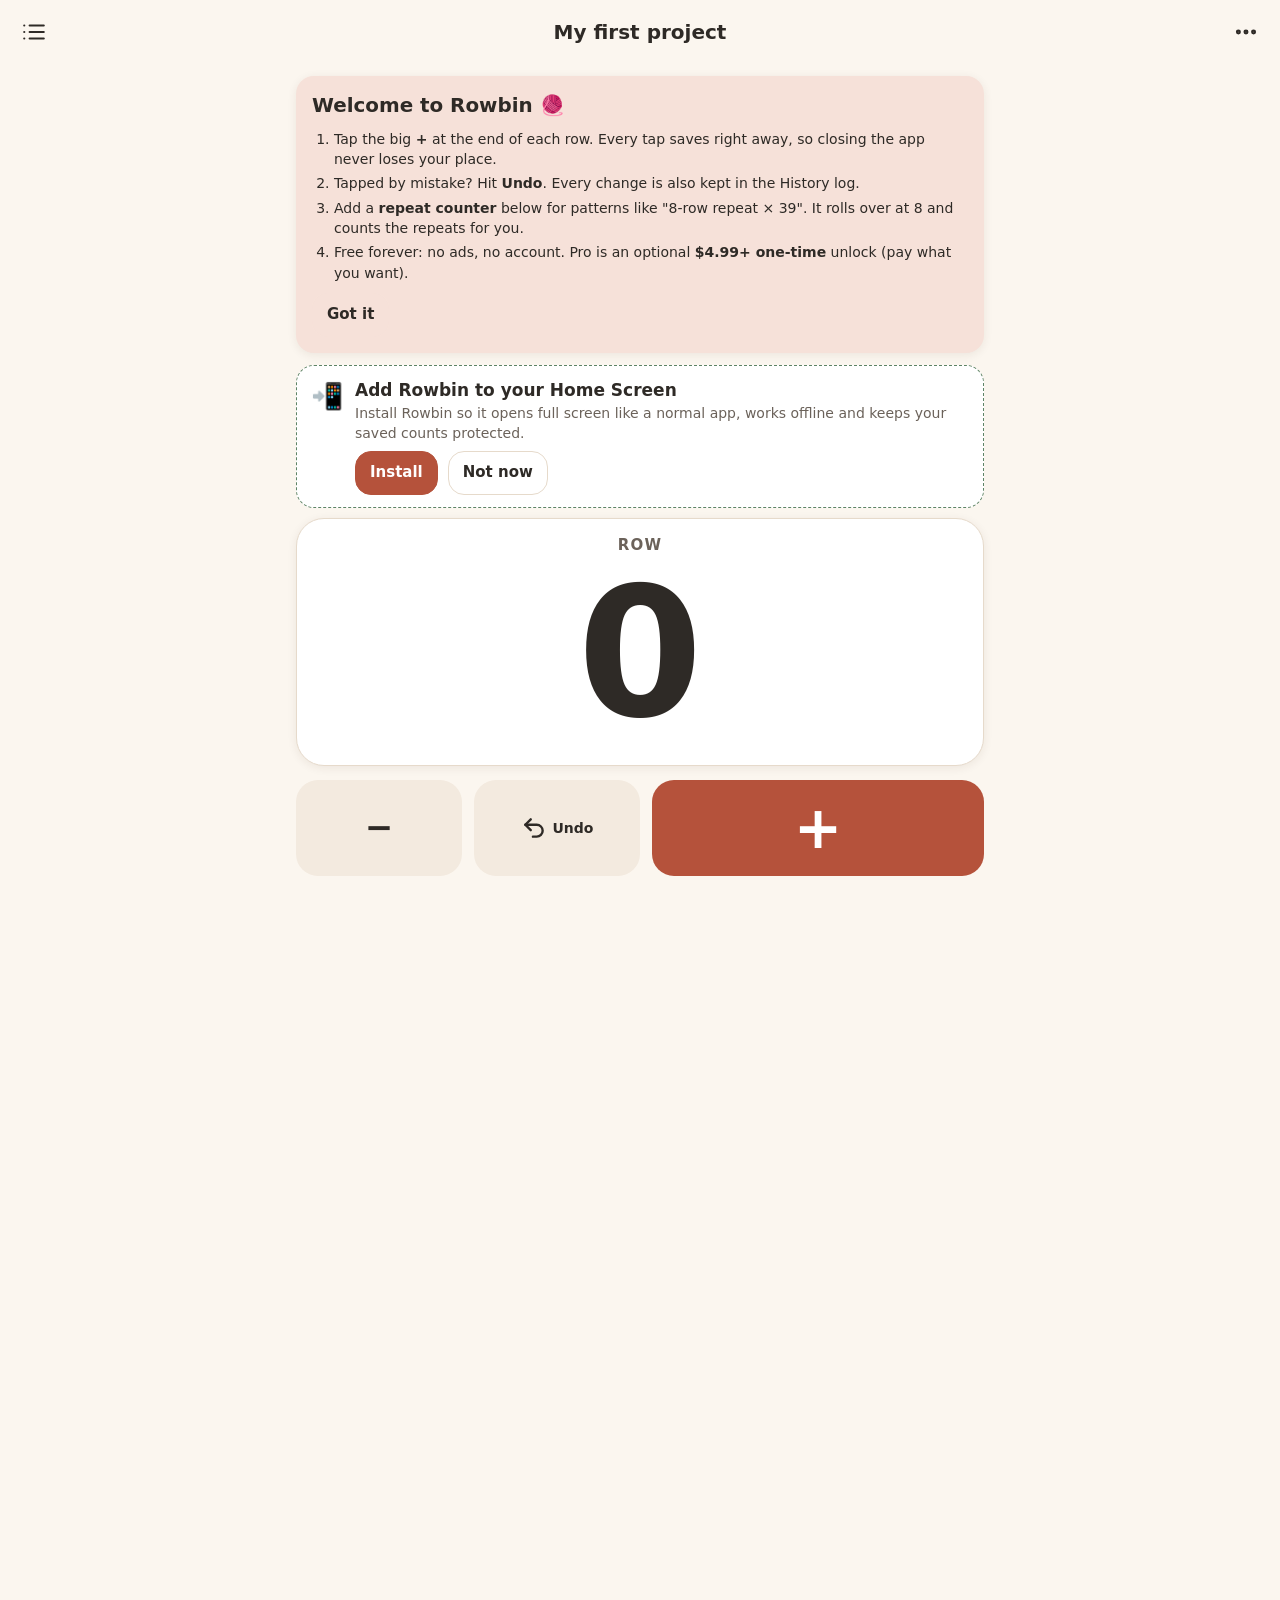
<file: index.html>
<!doctype html>
<html lang="en">
<head>
  <meta charset="utf-8">
  <meta name="viewport" content="width=device-width, initial-scale=1, viewport-fit=cover">
  <title>Rowbin: Free Row Counter for Knitting &amp; Crochet, No Ads</title>
  <meta name="description" content="Free knitting and crochet row counter in your phone browser. No ads, no account, no subscription. Saves every tap and works offline.">
  <link rel="canonical" href="https://pocketappstudio.github.io/rowbin/">
  <meta property="og:type" content="website">
  <meta property="og:site_name" content="Rowbin">
  <meta property="og:url" content="https://pocketappstudio.github.io/rowbin/">
  <meta property="og:title" content="Rowbin: Free Row Counter for Knitting &amp; Crochet">
  <meta property="og:description" content="A free row counter that saves every tap, works offline and never shows ads. Pro is a one-time $4.99, never a subscription.">
  <meta property="og:image" content="https://pocketappstudio.github.io/rowbin/og-image.png">
  <meta property="og:image:type" content="image/png">
  <meta property="og:image:width" content="1080">
  <meta property="og:image:height" content="1080">
  <meta property="og:image:alt" content="Rowbin row counter on a phone showing a big tap button and row count">
  <meta name="twitter:card" content="summary_large_image">
  <meta name="theme-color" content="#B5523B">
  <meta name="apple-mobile-web-app-capable" content="yes">
  <meta name="mobile-web-app-capable" content="yes">
  <meta name="apple-mobile-web-app-title" content="Rowbin">
  <meta name="apple-mobile-web-app-status-bar-style" content="default">
  <meta name="format-detection" content="telephone=no">
  <link rel="manifest" href="manifest.webmanifest">
  <link rel="icon" href="icons/icon.svg" type="image/svg+xml">
  <link rel="icon" href="icons/favicon-32.png" sizes="32x32" type="image/png">
  <link rel="apple-touch-icon" href="icons/apple-touch-icon.png">
  <link rel="stylesheet" href="styles.css">
</head>
<body>
  <div id="app" aria-live="off">
    <!-- Static intro for link previews & crawlers. The app replaces this as soon as it starts. -->
    <main class="wrap seo-intro" style="padding-top:40px;text-align:center">
      <img src="icons/icon-192.png" alt="Rowbin icon" width="88" height="88" style="border-radius:22px">
      <h1>Rowbin: Free Row Counter for Knitting &amp; Crochet</h1>
      <p>Rowbin is a free row counter for knitting and crochet that runs in your phone's browser. No ads, no account, no subscription. It saves your count on every tap, works offline, keeps your screen awake, and has undo, a repeat counter, notes and backup export. Two projects are free forever. Rowbin Pro is a one-time $4.99 and adds a PDF pattern viewer with a line that follows your row, unlimited projects, "every N rows" reminders, a timer and dark mode.</p>
      <p><a href="privacy.html">Privacy</a></p>
    </main>
  </div>
  <div id="sheet-root"></div>
  <div id="toast" role="status" aria-live="polite"></div>
  <!-- iOS haptic helper (Safari 18+ fires a light tap when a switch toggles) -->
  <label id="hx-label" for="hx" aria-hidden="true" style="position:absolute;left:-9999px;top:0;width:1px;height:1px;overflow:hidden"><input type="checkbox" id="hx" switch tabindex="-1"></label>
  <noscript><p style="padding:24px;font-family:sans-serif">Rowbin needs JavaScript turned on.</p></noscript>
  <script src="config.js"></script>
  <script src="app.js"></script>
</body>
</html>
</file>
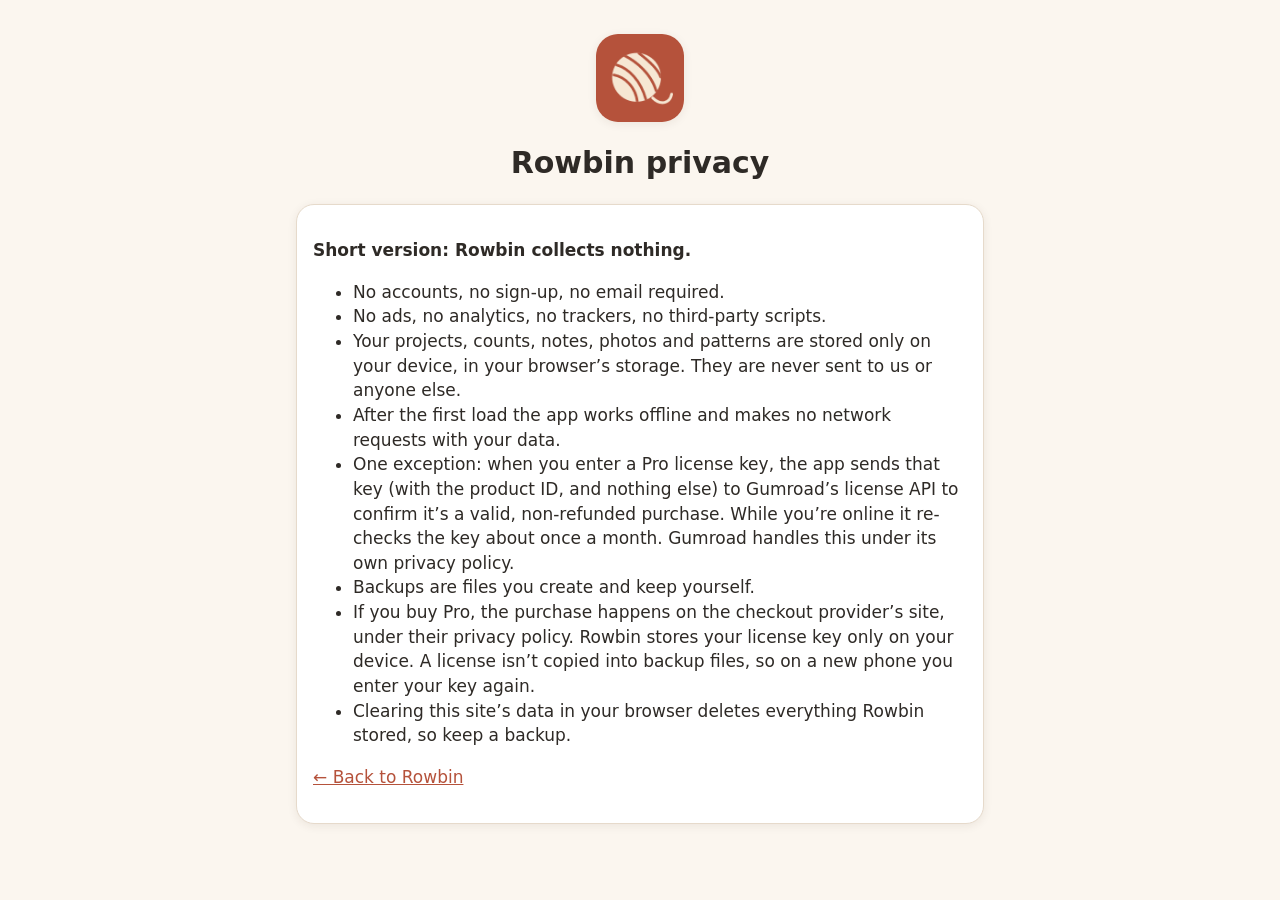
<file: privacy.html>
<!doctype html><html lang="en"><head><meta charset="utf-8"><meta name="viewport" content="width=device-width, initial-scale=1">
<title>Rowbin · Privacy</title><link rel="icon" href="icons/icon.svg"><link rel="stylesheet" href="styles.css"></head>
<body><main class="wrap" style="padding-top:24px">
<div class="hero"><img src="icons/icon-192.png" alt="Rowbin icon"><h2>Rowbin privacy</h2></div>
<div class="card">
<p><b>Short version: Rowbin collects nothing.</b></p>
<ul>
<li>No accounts, no sign-up, no email required.</li>
<li>No ads, no analytics, no trackers, no third-party scripts.</li>
<li>Your projects, counts, notes, photos and patterns are stored only on your device, in your browser’s storage. They are never sent to us or anyone else.</li>
<li>After the first load the app works offline and makes no network requests with your data.</li>
<li>One exception: when you enter a Pro license key, the app sends that key (with the product ID, and nothing else) to Gumroad’s license API to confirm it’s a valid, non-refunded purchase. While you’re online it re-checks the key about once a month. Gumroad handles this under its own privacy policy.</li>
<li>Backups are files you create and keep yourself.</li>
<li>If you buy Pro, the purchase happens on the checkout provider’s site, under their privacy policy. Rowbin stores your license key only on your device. A license isn’t copied into backup files, so on a new phone you enter your key again.</li>
<li>Clearing this site’s data in your browser deletes everything Rowbin stored, so keep a backup.</li>
</ul>
<p><a href="./">← Back to Rowbin</a></p>
</div></main></body></html>
</file>
<file: styles.css>
:root{
  --bg:#FBF6EF; --surface:#FFFFFF; --surface2:#F3EADF; --text:#2E2A26; --muted:#6B625A;
  --primary:#B5523B; --primary-ink:#FFFFFF; --primary-soft:#F6E1D9; --accent:#5E8466;
  --border:#E6DACB; --danger:#A23B2C; --hl:rgba(255,213,79,.38); --hl-edge:#E0A800;
  --shadow:0 2px 10px rgba(60,40,20,.08); --radius:18px;
  --safe-t:env(safe-area-inset-top,0px); --safe-b:env(safe-area-inset-bottom,0px);
  --safe-l:env(safe-area-inset-left,0px); --safe-r:env(safe-area-inset-right,0px);
  color-scheme:light;
}
[data-theme="night"]{--bg:#1B1917;--surface:#26231F;--surface2:#302C27;--text:#F3ECE3;--muted:#B9AEA2;--primary:#E58A6F;--primary-ink:#1B1917;--primary-soft:#3A2B25;--accent:#8FBF98;--border:#3B3631;--danger:#F08A7A;--hl:rgba(255,213,79,.28);--shadow:none;color-scheme:dark}
[data-theme="sage"]{--bg:#F2F5EF;--surface:#FFFFFF;--surface2:#E3EBDF;--text:#25302A;--muted:#5C6B60;--primary:#4F7A5A;--primary-soft:#DCE9DE;--accent:#B5523B;--border:#D3DECF}
[data-theme="berry"]{--bg:#FAF3F6;--surface:#FFFFFF;--surface2:#F1E1E9;--text:#33232B;--muted:#6E5763;--primary:#9C3D6B;--primary-soft:#F3DCE7;--accent:#5E8466;--border:#E8D3DE}
[data-theme="ocean"]{--bg:#F1F5F8;--surface:#FFFFFF;--surface2:#DFE8EF;--text:#1F2B33;--muted:#56656F;--primary:#2F6690;--primary-soft:#DAE7F1;--accent:#B5523B;--border:#CFDCE6}
*{box-sizing:border-box;-webkit-tap-highlight-color:transparent}
html,body{margin:0;height:100%;background:var(--bg);color:var(--text)}
html,body{overflow-x:hidden}
body{font-family:ui-rounded,"SF Pro Rounded",system-ui,-apple-system,"Segoe UI",Roboto,"Helvetica Neue",Arial,sans-serif;font-size:17px;line-height:1.45;-webkit-text-size-adjust:100%;overscroll-behavior-y:none}
button,input,textarea,select{font:inherit;color:inherit}
button{cursor:pointer;touch-action:manipulation}
a{color:var(--primary)}
:focus-visible{outline:3px solid var(--primary);outline-offset:2px}
.sr-only{position:absolute;width:1px;height:1px;overflow:hidden;clip:rect(0 0 0 0);white-space:nowrap}
#app{min-height:100%;padding:calc(var(--safe-t)) calc(var(--safe-r)) calc(var(--safe-b)) calc(var(--safe-l))}

/* top bar */
.bar{position:sticky;top:0;z-index:5;display:flex;align-items:center;gap:6px;padding:8px 10px;background:var(--bg);min-height:60px}
.bar h1{flex:1;margin:0;font-size:20px;font-weight:700;white-space:nowrap;overflow:hidden;text-overflow:ellipsis;text-align:center}
.bar .brand{display:flex;align-items:center;gap:8px;flex:1;justify-content:flex-start;font-size:22px}
.bar .brand img{width:30px;height:30px;border-radius:8px}
.icon-btn{min-width:48px;height:48px;border-radius:14px;border:0;background:transparent;display:inline-flex;align-items:center;justify-content:center;font-size:22px;padding:0 10px}
.icon-btn:active{background:var(--surface2)}
.icon-btn svg{width:26px;height:26px;stroke:currentColor;fill:none;stroke-width:2;stroke-linecap:round;stroke-linejoin:round}
.wrap{max-width:720px;margin:0 auto;padding:0 16px 32px}

/* buttons */
.btn{min-height:52px;border-radius:16px;border:1.5px solid var(--border);background:var(--surface);padding:12px 18px;font-weight:600;display:inline-flex;align-items:center;justify-content:center;gap:8px;text-decoration:none;color:var(--text)}
.btn:active{transform:scale(.98)}
.btn.primary{background:var(--primary);color:var(--primary-ink);border-color:var(--primary)}
.btn.soft{background:var(--primary-soft);border-color:transparent;color:var(--text)}
.btn.danger{color:var(--danger)}
.btn.block{width:100%}
.btn.small{min-height:44px;padding:8px 14px;font-size:15px}
.row{display:flex;gap:10px;align-items:center}
.row.wrap-row{flex-wrap:wrap}
.grow{flex:1}

/* cards */
.card{background:var(--surface);border:1px solid var(--border);border-radius:var(--radius);padding:16px;box-shadow:var(--shadow);margin:12px 0}
.card h2,.card h3{margin:0 0 8px}
.muted{color:var(--muted)}
.small{font-size:14px}
.pill{display:inline-block;padding:3px 10px;border-radius:999px;background:var(--primary-soft);color:var(--text);font-size:13px;font-weight:600}
.pro-tag{display:inline-block;margin-left:6px;padding:1px 7px;border-radius:7px;background:var(--primary);color:var(--primary-ink);font-size:11px;font-weight:800;letter-spacing:.04em;vertical-align:middle}

/* project list */
.plist{list-style:none;padding:0;margin:0}
.pitem{display:flex;gap:14px;align-items:center;background:var(--surface);border:1px solid var(--border);border-radius:var(--radius);padding:12px;margin:10px 0;box-shadow:var(--shadow);width:100%;text-align:left}
.thumb{width:64px;height:64px;border-radius:14px;background:var(--surface2);flex:none;display:flex;align-items:center;justify-content:center;font-size:28px;overflow:hidden}
.thumb img{width:100%;height:100%;object-fit:cover}
.pitem .name{font-weight:700;font-size:18px}
.pitem .count{font-size:30px;font-weight:800;color:var(--primary);min-width:64px;text-align:right;font-variant-numeric:tabular-nums}
.progress{height:8px;border-radius:99px;background:var(--surface2);overflow:hidden;margin-top:6px}
.progress>i{display:block;height:100%;background:var(--accent);border-radius:99px}

/* counter screen */
.counter-screen{display:flex;flex-direction:column;min-height:calc(100vh - var(--safe-t) - var(--safe-b));min-height:calc(100dvh - var(--safe-t) - var(--safe-b))}
.counter-main{flex:1;display:flex;flex-direction:column;padding:0 16px 12px;max-width:720px;width:100%;margin:0 auto}
.count-area{flex:1;min-height:200px;display:flex;flex-direction:column;align-items:center;justify-content:center;border-radius:28px;background:var(--surface);border:1px solid var(--border);box-shadow:var(--shadow);position:relative;user-select:none;-webkit-user-select:none;padding:16px;border-width:1px;width:100%}
button.count-area{cursor:pointer}
.count-area .label{font-size:15px;font-weight:700;letter-spacing:.08em;text-transform:uppercase;color:var(--muted)}
.count-num{font-size:clamp(88px,30vw,180px);font-weight:800;line-height:1;font-variant-numeric:tabular-nums;color:var(--text);margin:6px 0}
.count-area .sub{color:var(--muted);font-size:16px;text-align:center}
.count-area.locked{opacity:.75}
.bump{animation:bump .18s ease-out}
@keyframes bump{50%{transform:scale(1.06)}}
.controls{display:grid;grid-template-columns:1fr 1fr 2fr;gap:12px;margin-top:14px;margin-bottom:6px}
.ctl{border:0;border-radius:22px;min-height:76px;font-size:20px;font-weight:700;display:flex;align-items:center;justify-content:center;gap:6px;background:var(--surface2);color:var(--text)}
.ctl.plus{background:var(--primary);color:var(--primary-ink);font-size:58px;font-weight:600;min-height:96px}
.ctl.minus{font-size:34px}
.ctl:active{transform:scale(.97)}
.ctl:disabled{opacity:.45}
.ctl svg{width:26px;height:26px;stroke:currentColor;fill:none;stroke-width:2.2;stroke-linecap:round;stroke-linejoin:round}
.toolrow{display:flex;max-width:100%;min-width:0;gap:8px;overflow-x:auto;padding:6px 0 4px;scrollbar-width:none}
.toolrow::-webkit-scrollbar{display:none}
.chip{flex:none;min-height:46px;padding:8px 14px;border-radius:999px;border:1.5px solid var(--border);background:var(--surface);font-weight:600;font-size:15px;display:inline-flex;align-items:center;gap:6px}
.chip[aria-pressed="true"]{background:var(--primary-soft);border-color:var(--primary)}
.section{max-width:720px;width:100%;min-width:0;margin:0 auto;padding:0 16px}
.ctr{display:flex;align-items:center;gap:10px;background:var(--surface);border:1px solid var(--border);border-radius:var(--radius);padding:10px 12px;margin:10px 0}
.ctr .cname{font-weight:700}
.ctr .cval{font-size:30px;font-weight:800;font-variant-numeric:tabular-nums;min-width:56px;text-align:center}
.ctr .cbtn{width:52px;height:52px;border-radius:16px;border:0;background:var(--surface2);font-size:26px;font-weight:700}
.ctr .cbtn.plus{background:var(--primary-soft)}
.reminder-banner{position:fixed;left:12px;right:12px;bottom:calc(16px + var(--safe-b));z-index:40;background:var(--accent);color:#fff;border-radius:20px;padding:16px 18px;font-weight:700;font-size:18px;box-shadow:0 10px 30px rgba(0,0,0,.25);display:flex;gap:10px;align-items:center}
.reminder-banner button{background:rgba(255,255,255,.2);border:0;color:#fff;border-radius:12px;min-height:44px;padding:0 14px;font-weight:700}
.timer-val{font-size:28px;font-weight:800;font-variant-numeric:tabular-nums}
textarea{width:100%;min-height:140px;border-radius:14px;border:1.5px solid var(--border);background:var(--surface);padding:12px;resize:vertical}
input[type=text],input[type=number],input[type=url],select{width:100%;min-height:50px;border-radius:14px;border:1.5px solid var(--border);background:var(--surface);padding:10px 12px}
label.field{display:block;margin:12px 0}
label.field>span{display:block;font-weight:600;margin-bottom:6px;font-size:15px}
.seg{display:flex;background:var(--surface2);border-radius:14px;padding:4px;gap:4px}
.seg button{flex:1;min-height:44px;border:0;border-radius:11px;background:transparent;font-weight:600}
.seg button[aria-pressed="true"]{background:var(--surface);box-shadow:var(--shadow)}
.switch-row{display:flex;align-items:center;gap:12px;min-height:56px;border-bottom:1px solid var(--border)}
.switch-row:last-child{border-bottom:0}
.switch-row .grow{padding:6px 0}
.toggle{width:58px;height:34px;border-radius:99px;border:0;background:var(--border);position:relative;flex:none}
.toggle::after{content:"";position:absolute;top:3px;left:3px;width:28px;height:28px;border-radius:50%;background:#fff;transition:left .15s;box-shadow:0 1px 3px rgba(0,0,0,.2)}
.toggle[aria-checked="true"]{background:var(--accent)}
.toggle[aria-checked="true"]::after{left:27px}
.photo-big{width:100%;max-height:320px;object-fit:cover;border-radius:16px;display:block}
.history{list-style:none;margin:0;padding:0;max-height:300px;overflow:auto}
.history li{display:flex;justify-content:space-between;gap:10px;padding:8px 2px;border-bottom:1px solid var(--border);font-size:15px}
.tips{background:var(--primary-soft);border:0}
.tips ol{margin:6px 0 10px;padding-left:22px}
.tips li{margin:4px 0}
.banner{display:flex;gap:12px;align-items:flex-start;background:var(--surface);border:1.5px dashed var(--accent);border-radius:var(--radius);padding:12px 14px;margin:10px 0}
.themes{display:grid;grid-template-columns:repeat(auto-fill,minmax(96px,1fr));gap:10px}
.theme-swatch{border:2px solid var(--border);border-radius:16px;padding:10px;min-height:76px;text-align:left;font-weight:600;font-size:14px}
.theme-swatch[aria-pressed="true"]{border-color:var(--primary);box-shadow:0 0 0 2px var(--primary)}
.theme-swatch i{display:block;height:22px;border-radius:8px;margin-bottom:6px}
table.compare{width:100%;border-collapse:collapse;font-size:15px}
table.compare td,table.compare th{padding:9px 6px;border-bottom:1px solid var(--border);text-align:left;vertical-align:top}
table.compare th:not(:first-child),table.compare td:not(:first-child){text-align:center;width:64px}
.hero{text-align:center;padding:10px 0 4px}
.hero img{width:88px;height:88px;border-radius:22px;box-shadow:var(--shadow)}
.hero h2{font-size:30px;margin:12px 0 4px}
.hero p{margin:4px 0;color:var(--muted)}

/* sheets / modal */
.sheet-backdrop{position:fixed;inset:0;background:rgba(20,14,10,.45);z-index:50;display:flex;align-items:flex-end;justify-content:center;animation:fade .15s}
.sheet{background:var(--bg);width:100%;max-width:640px;max-height:92vh;max-height:92dvh;overflow:auto;border-radius:24px 24px 0 0;padding:10px 18px calc(22px + var(--safe-b));box-shadow:0 -10px 40px rgba(0,0,0,.2);animation:up .2s ease-out}
.sheet .grab{width:44px;height:5px;border-radius:9px;background:var(--border);margin:4px auto 10px}
.sheet h2{margin:4px 0 10px;font-size:22px}
@keyframes up{from{transform:translateY(40px);opacity:.4}}
@keyframes fade{from{opacity:0}}
#toast{position:fixed;left:50%;bottom:calc(24px + var(--safe-b));transform:translateX(-50%) translateY(20px);background:var(--text);color:var(--bg);padding:12px 18px;border-radius:14px;font-weight:600;opacity:0;pointer-events:none;transition:all .2s;z-index:60;max-width:90vw;text-align:center}
#toast.show{opacity:1;transform:translateX(-50%) translateY(0)}

/* pattern viewer */
.viewer{position:fixed;inset:0;z-index:45;background:var(--surface2);display:flex;flex-direction:column}
.viewer .vbar{display:flex;align-items:center;gap:4px;padding:calc(6px + var(--safe-t)) 8px 6px;background:var(--bg);border-bottom:1px solid var(--border)}
.viewer .vbar .title{flex:1;font-weight:700;overflow:hidden;white-space:nowrap;text-overflow:ellipsis}
.vscroll{flex:1;overflow:auto;-webkit-overflow-scrolling:touch;position:relative}
.vcontent{position:relative;margin:0 auto;transform-origin:top left}
.vcontent canvas,.vcontent img{display:block;width:100%;height:auto;background:#fff;margin:0 0 8px;box-shadow:0 1px 4px rgba(0,0,0,.15)}
.hl{position:absolute;left:0;right:0;background:var(--hl);border-top:2px solid var(--hl-edge);border-bottom:2px solid var(--hl-edge);touch-action:none;cursor:ns-resize}
.hl .grip{position:absolute;left:0;opacity:.9;top:50%;transform:translateY(-50%);width:34px;height:44px;border-radius:12px;background:var(--hl-edge);color:#000;display:flex;align-items:center;justify-content:center;font-weight:800;box-shadow:0 2px 6px rgba(0,0,0,.25)}
.viewer .vfoot{display:flex;align-items:center;gap:8px;padding:8px 10px calc(8px + var(--safe-b));background:var(--bg);border-top:1px solid var(--border)}
.viewer .vfoot .vcount{font-size:28px;font-weight:800;min-width:64px;text-align:center;font-variant-numeric:tabular-nums}
.viewer .vfoot .ctl{min-height:56px;flex:1;font-size:26px}
.viewer .vfoot .ctl.plus{min-height:56px;font-size:30px}

/* landscape: counter on left, controls on right */
@media (orientation:landscape) and (max-height:560px){
  .counter-main{flex-direction:row;gap:14px;align-items:stretch}
  .count-area{min-height:0}
  .count-num{font-size:clamp(72px,22vh,150px)}
  .controls{grid-template-columns:1fr 1fr;grid-template-rows:2fr 1fr;width:44%;margin:0;align-content:stretch}
  .controls .plus{grid-column:1 / span 2;grid-row:1;min-height:0}
  .controls .minus,.controls .undo{min-height:56px}
  .bar{min-height:52px;padding:4px 10px}
  #tips,#install-banner{display:none}
  .counter-screen{min-height:100vh;min-height:100dvh}
}
@media (min-width:900px){ .count-num{font-size:180px} }
@media (prefers-reduced-motion:reduce){ *{animation:none!important;transition:none!important} }
</file>
